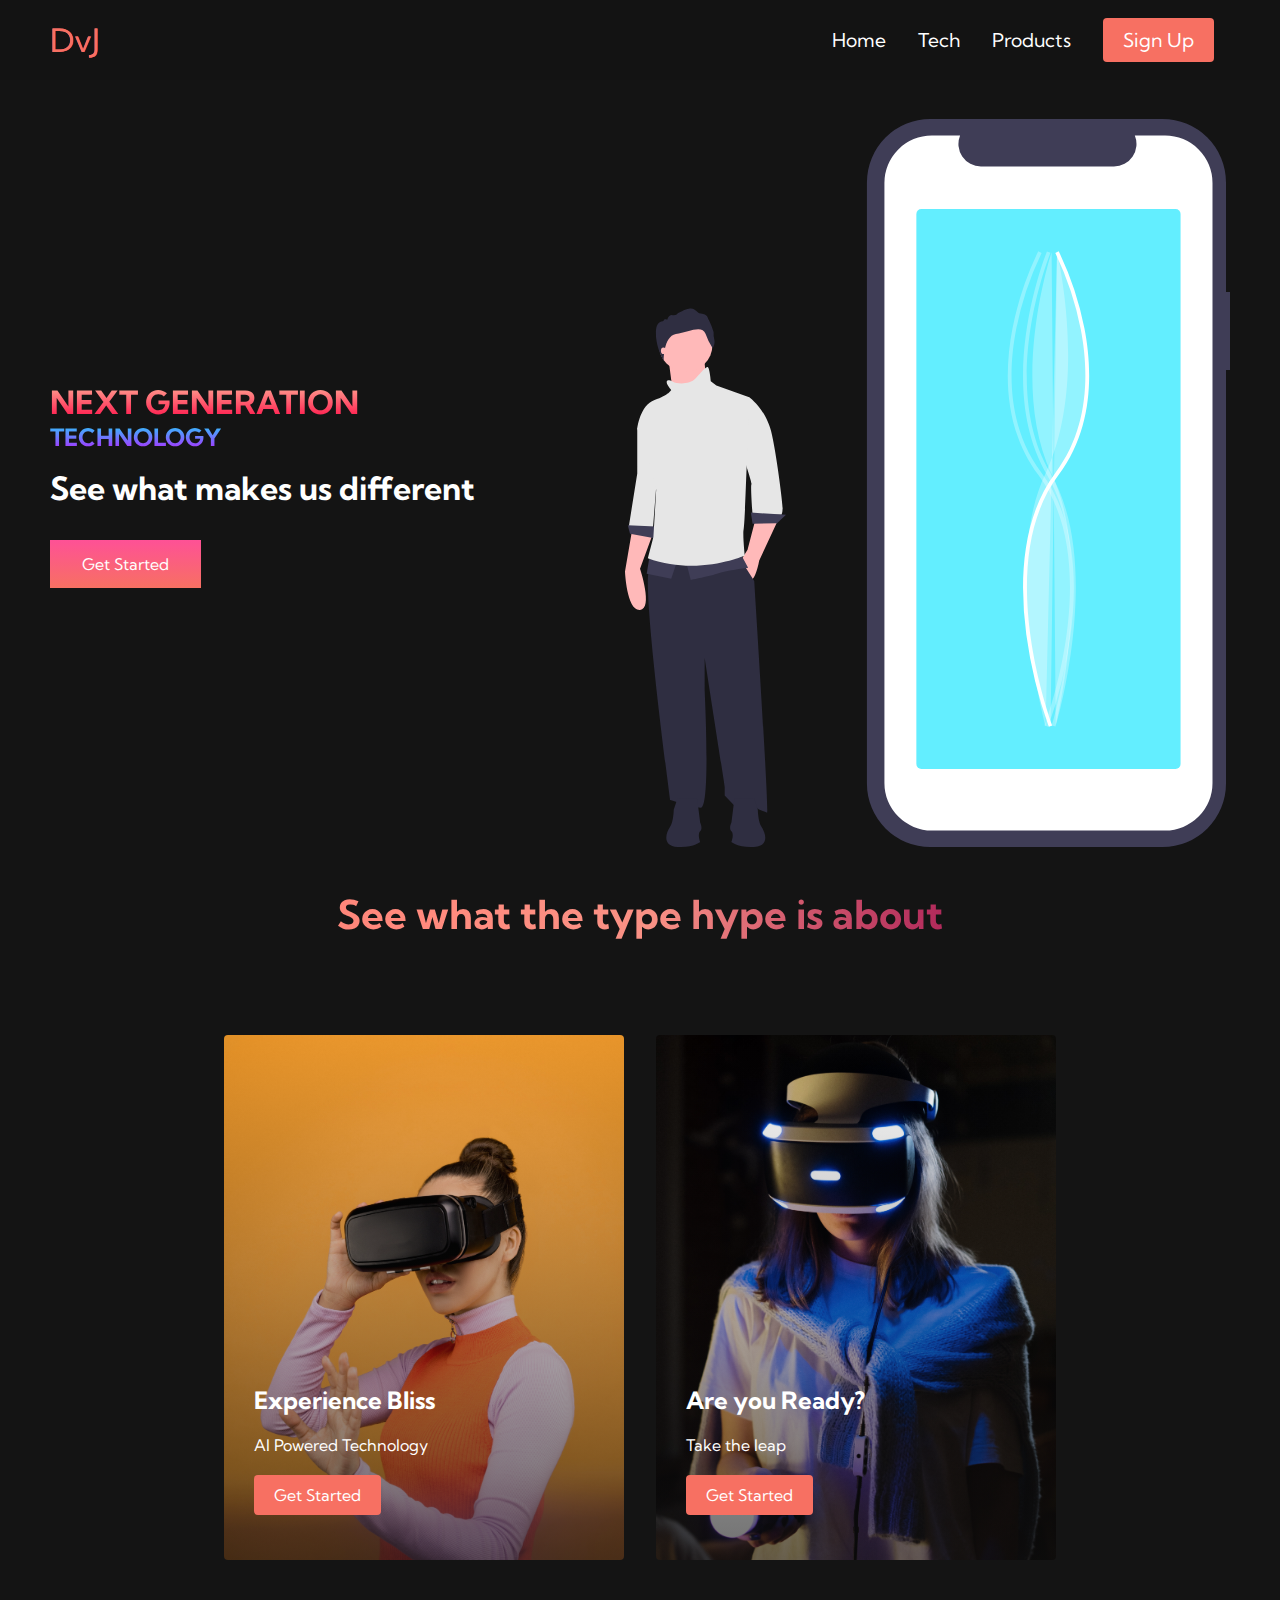
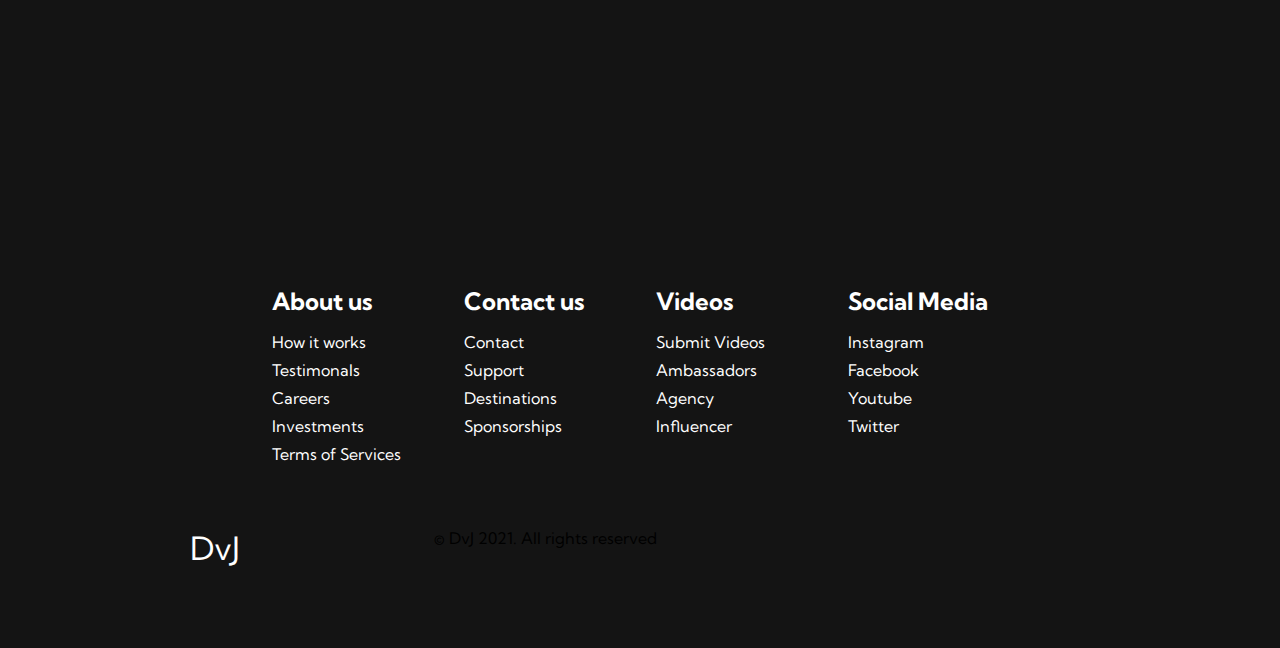
<file: My Project/HTML-CSS-WEBSITE-V1-YT/index.html>
<!DOCTYPE html>
<html lang="en">
<head>
    <meta charset="UTF-8">   
    <meta name="viewport" content="width=device-width, initial-scale=1.0">
    <title>DvJ Website</title>
    <link rel="stylesheet" href="styles.css">
    <link rel="stylesheet" href="https://use.fontawesome.com/releases/v5.15.3/css/all.css" integrity="sha384-SZXxX4whJ79/gErwcOYf+zWLeJdY/qpuqC4cAa9rOGUstPomtqpuNWT9wdPEn2fk" crossorigin="anonymous">
    <link rel="preconnect" href="https://fonts.gstatic.com"> 
    <link rel="preconnect" href="https://fonts.gstatic.com">
    <link href="https://fonts.googleapis.com/css2?family=Kumbh+Sans:wght@700&display=swap" rel="stylesheet">
</head>
<body>
    <!-- Navbar Section -->
    <nav class="navbar">
        <div class="navbar__container">
            <a href="/HTML-CSS-WEBSITE-V1-YT/" id="navbar__logo"><i class="fas fa-rocket"></i> DvJ </a>
          <div class="navbar__toggle" id="mobile-menu">
              <span class="bar"></span>
              <span class="bar"></span>
              <span class="bar"></span>
          </div>
          <ul class="navbar__menu">
              <li class="navbar__item">
                  <a href="/HTML-CSS-WEBSITE-V1-YT/" class="navbar__links"> Home </a>
              </li>
              <ul class="navbar__item">
                  <a href="tech.html" class="navbar__links"> Tech </a>
              </ul>
              <ul class="navbar__item">
                  <a href="product.html" class="navbar__links"> Products </a>
              </ul>
              <ul class="navbar__btn">
                  <a href="/SIGN-UP/signup.html" class="button"> Sign Up</a>
              </ul>
          </ul>
        </div>  
    </nav>

    <!-- Hero Setion -->
<div class="main">
    <div class="main__container">
        <div class="main__content">
            <h1>NEXT GENERATION</h1>
            <h2>TECHNOLOGY</h2>
            <p>See what makes us different</p>
            <button class="main__btn"><a href="/">Get Started</a></button>
        </div>
        <div class="main__img--container">
            <img src="images/pic1.svg" alt="pic" id="main__img">
        </div>
    </div>
</div>

    <!-- Services Section-->
    <div class="services">
        <h1>See what the type hype is about</h1>
        <div class="services__container">
            <div class="services__card">
                <h2>Experience Bliss</h2>
                <p>AI Powered Technology</p>
                <button>Get Started</button>
            </div>
            <div class="services__card">
                <h2>Are you Ready?</h2>
                <p>Take the leap</p>
                <button>Get Started</button>
            </div>
        </div>
    </div>

    <!-- Footer Section -->
    <div class="footer__container">
        <div class="footer__links">
            <div class="footer__link--wrapper">
                <div class="footer__link--items">
                    <h2>About us</h2>
                    <a href="/">How it works</a>                                     
                    <a href="/">Testimonals</a>                                     
                    <a href="/">Careers</a>                                     
                    <a href="/">Investments</a>                                     
                    <a href="/">Terms of Services</a>                                     
                </div>
                <div class="footer__link--items">
                    <h2>Contact us</h2>
                    <a href="/">Contact</a>                                                                         
                    <a href="/">Support</a>                                     
                    <a href="/">Destinations</a>                                     
                    <a href="/">Sponsorships</a>                                     
                </div>
                <div class="footer__link--items">
                    <h2>Videos</h2>
                    <a href="/">Submit Videos</a>                                     
                    <a href="/">Ambassadors</a>                                     
                    <a href="/">Agency</a>                                     
                    <a href="/">Influencer</a>                                                                      
                </div>
                <div class="footer__link--items">
                    <h2>Social Media</h2>
                    <a href="/">Instagram</a>                                     
                    <a href="/">Facebook</a>                                     
                    <a href="/">Youtube</a>                                     
                    <a href="/">Twitter</a>                                                                         
                </div>
            </div>
        </div>
        <div class="social__media">
            <div class="social__media--wrap">
                <div class="footer__logo">
                    <a href="/" id="footer__logo"><i class="fas fa-rocket"></i>DvJ</a>
                </div>
                <p class="website__right">© DvJ 2021. All rights reserved</p>
                <div class="social__icons">
                    <a href="/" class="social__icons--link" target="_blank">
                    <i class="fab fa-facebook"></i>
                    </a>
                    <a href="/" class="social__icons--link" target="_blank">
                        <i class="fab fa-instagram"></i>
                    </a>
                    <a href="/" class="social__icons--link" target="_blank">
                        <i class="fab fa-youtube"></i>
                    </a>
                    <a href="/" class="social__icons--link" target="_blank">
                        <i class="fab fa-twitter"></i>
                    </a>
                </div>
            </div>
        </div>
    </div>

    <script src="app.js"></script>
  </body>
</html>
</file>
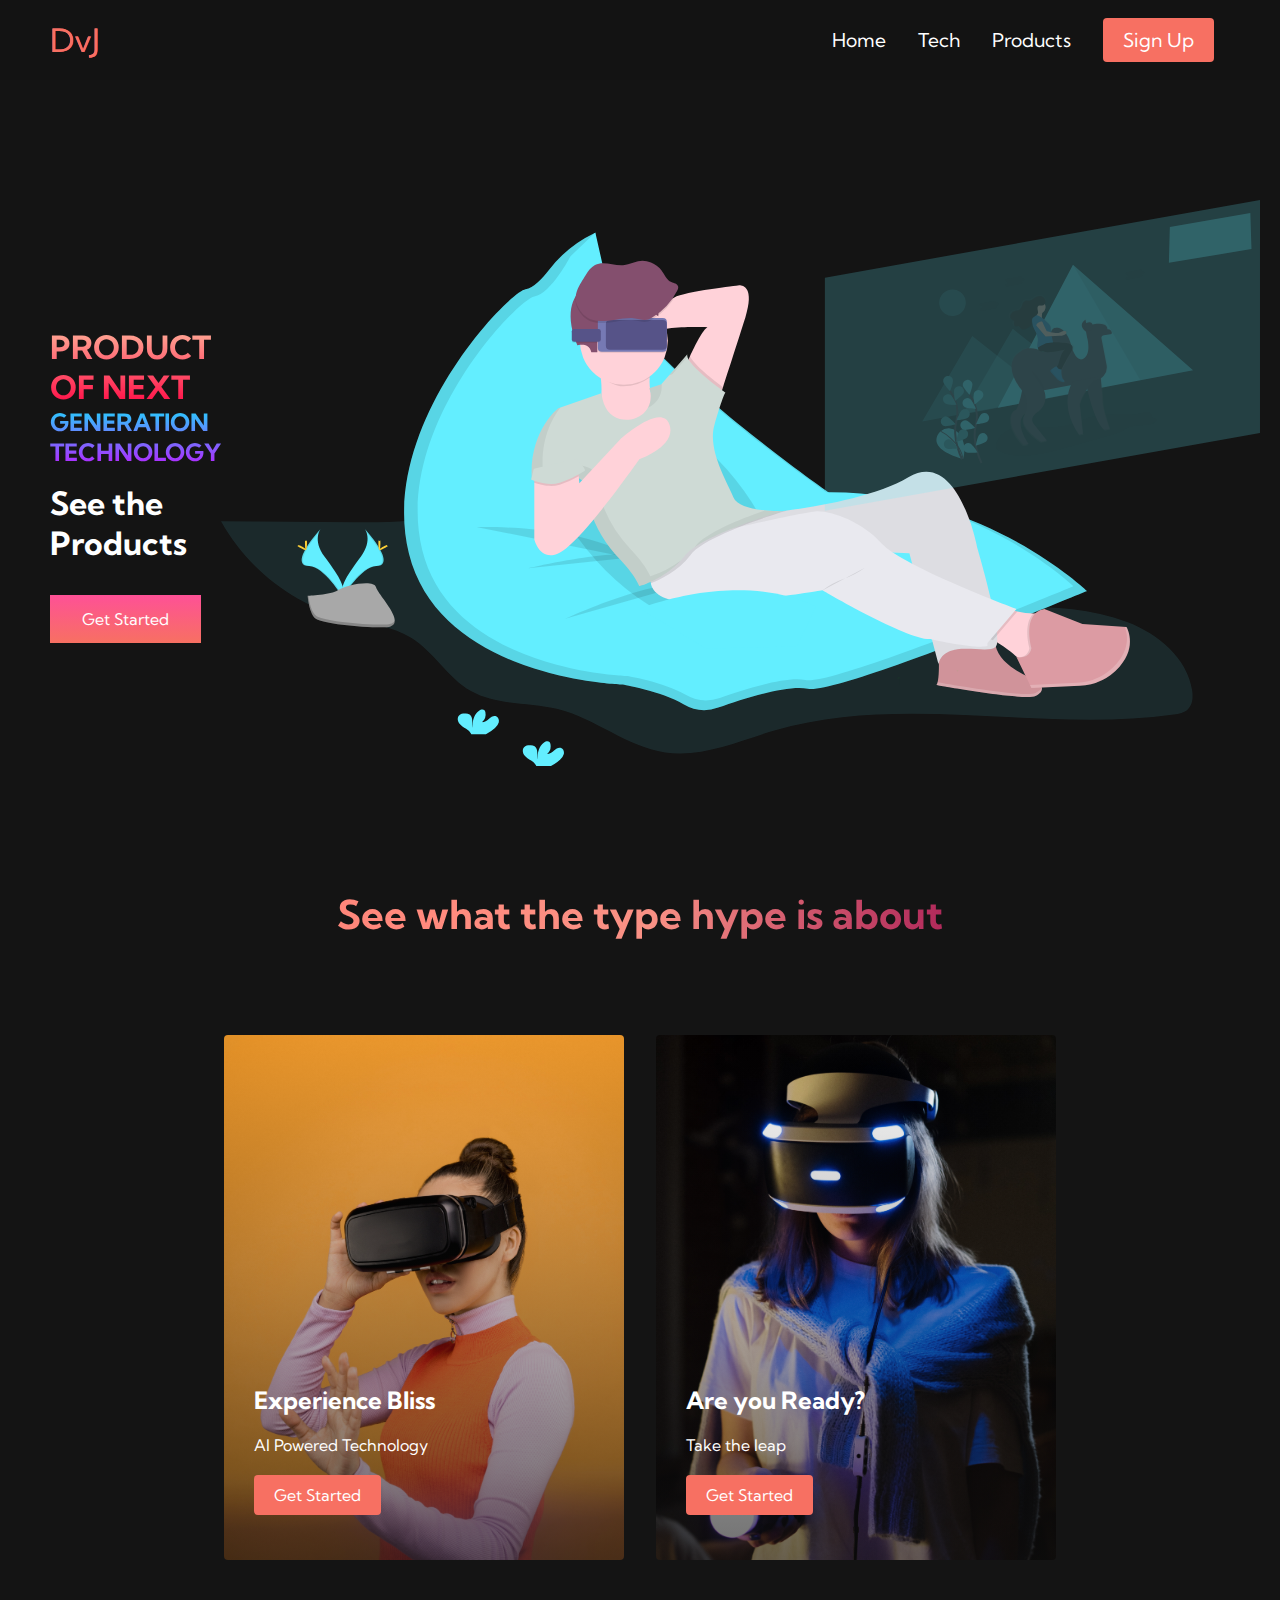
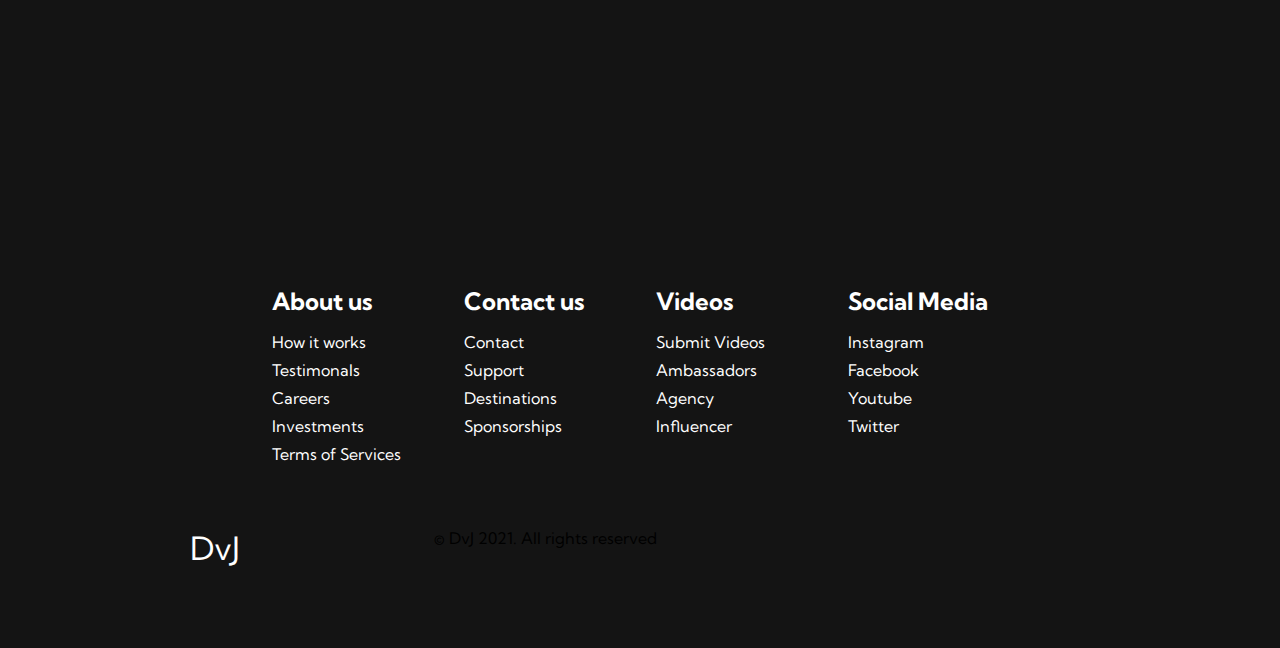
<file: My Project/HTML-CSS-WEBSITE-V1-YT/product.html>
<!DOCTYPE html>
<html lang="en">
<head>
    <meta charset="UTF-8">   
    <meta name="viewport" content="width=device-width, initial-scale=1.0">
    <title>DvJ Website</title>
    <link rel="stylesheet" href="styles.css">
    <link rel="stylesheet" href="https://use.fontawesome.com/releases/v5.15.3/css/all.css" integrity="sha384-SZXxX4whJ79/gErwcOYf+zWLeJdY/qpuqC4cAa9rOGUstPomtqpuNWT9wdPEn2fk" crossorigin="anonymous">
    <link rel="preconnect" href="https://fonts.gstatic.com"> 
    <link rel="preconnect" href="https://fonts.gstatic.com">
    <link href="https://fonts.googleapis.com/css2?family=Kumbh+Sans:wght@700&display=swap" rel="stylesheet">
</head>
<body>
    <!-- Navbar Section -->
    <nav class="navbar">
        <div class="navbar__container">
            <a href="/HTML-CSS-WEBSITE-V1-YT/" id="navbar__logo"><i class="fas fa-rocket"></i>DvJ </a>
          <div class="navbar__toggle" id="mobile-menu">
              <span class="bar"></span>
              <span class="bar"></span>
              <span class="bar"></span>
          </div>
          <ul class="navbar__menu">
              <li class="navbar__item">
                  <a href="/HTML-CSS-WEBSITE-V1-YT/" class="navbar__links"> Home </a>
              </li>
              <ul class="navbar__item">
                  <a href="tech.html" class="navbar__links"> Tech </a>
              </ul>
              <ul class="navbar__item">
                  <a href="product.html" class="navbar__links"> Products </a>
              </ul>
              <ul class="navbar__btn">
                  <a href="/SIGN-UP/signup.html" class="button"> Sign Up</a>
              </ul>
          </ul>
        </div>  
    </nav>

    <!-- Hero Setion -->
<div class="main">
    <div class="main__container">
        <div class="main__content">
            <h1>PRODUCT OF NEXT</h1>
            <h2>GENERATION TECHNOLOGY</h2>
            <p>See the Products</p>
            <button class="main__btn"><a href="/">Get Started</a></button>
        </div>
        <div class="main__img--container">
            <img src="images/pic5.svg" alt="pic" id="main__img">
        </div>
    </div>
</div>

    <!-- Services Section-->
    <div class="services">
        <h1>See what the type hype is about</h1>
        <div class="services__container">
            <div class="services__card">
                <h2>Experience Bliss</h2>
                <p>AI Powered Technology</p>
                <button>Get Started</button>
            </div>
            <div class="services__card">
                <h2>Are you Ready?</h2>
                <p>Take the leap</p>
                <button>Get Started</button>
            </div>
        </div>
    </div>

    <!-- Footer Section -->
    <div class="footer__container">
        <div class="footer__links">
            <div class="footer__link--wrapper">
                <div class="footer__link--items">
                    <h2>About us</h2>
                    <a href="/">How it works</a>                                     
                    <a href="/">Testimonals</a>                                     
                    <a href="/">Careers</a>                                     
                    <a href="/">Investments</a>                                     
                    <a href="/">Terms of Services</a>                                     
                </div>
                <div class="footer__link--items">
                    <h2>Contact us</h2>
                    <a href="/">Contact</a>                                                                         
                    <a href="/">Support</a>                                     
                    <a href="/">Destinations</a>                                     
                    <a href="/">Sponsorships</a>                                     
                </div>
                <div class="footer__link--items">
                    <h2>Videos</h2>
                    <a href="/">Submit Videos</a>                                     
                    <a href="/">Ambassadors</a>                                     
                    <a href="/">Agency</a>                                     
                    <a href="/">Influencer</a>                                                                      
                </div>
                <div class="footer__link--items">
                    <h2>Social Media</h2>
                    <a href="/">Instagram</a>                                     
                    <a href="/">Facebook</a>                                     
                    <a href="/">Youtube</a>                                     
                    <a href="/">Twitter</a>                                                                         
                </div>
            </div>
        </div>
        <div class="social__media">
            <div class="social__media--wrap">
                <div class="footer__logo">
                    <a href="/" id="footer__logo"><i class="fas fa-rocket"></i>DvJ</a>
                </div>
                <p class="website__right">© DvJ 2021. All rights reserved</p>
                <div class="social__icons">
                    <a href="/" class="social__icons--link" target="_blank">
                    <i class="fab fa-facebook"></i>
                    </a>
                    <a href="/" class="social__icons--link" target="_blank">
                        <i class="fab fa-instagram"></i>
                    </a>
                    <a href="/" class="social__icons--link" target="_blank">
                        <i class="fab fa-youtube"></i>
                    </a>
                    <a href="/" class="social__icons--link" target="_blank">
                        <i class="fab fa-twitter"></i>
                    </a>
                </div>
            </div>
        </div>
    </div>

    <script src="app.js"></script>
  </body>
</html>
</file>
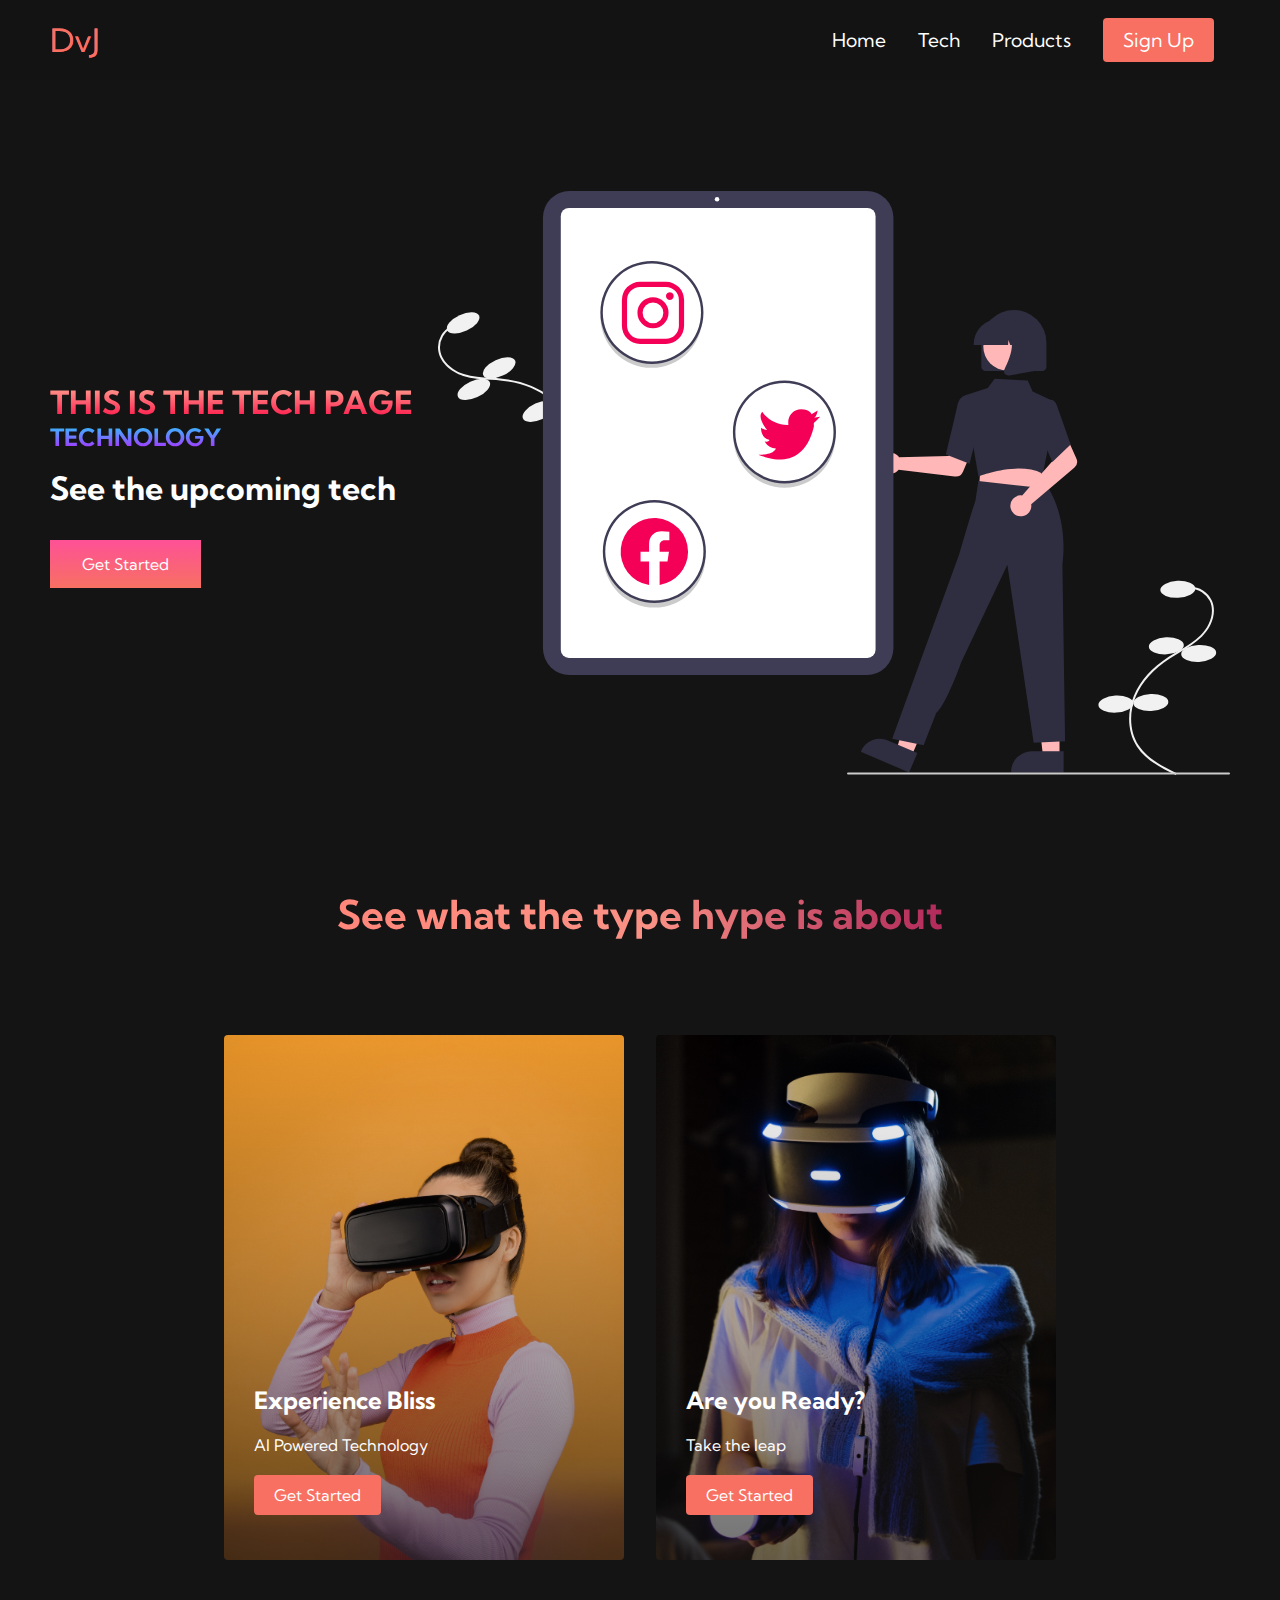
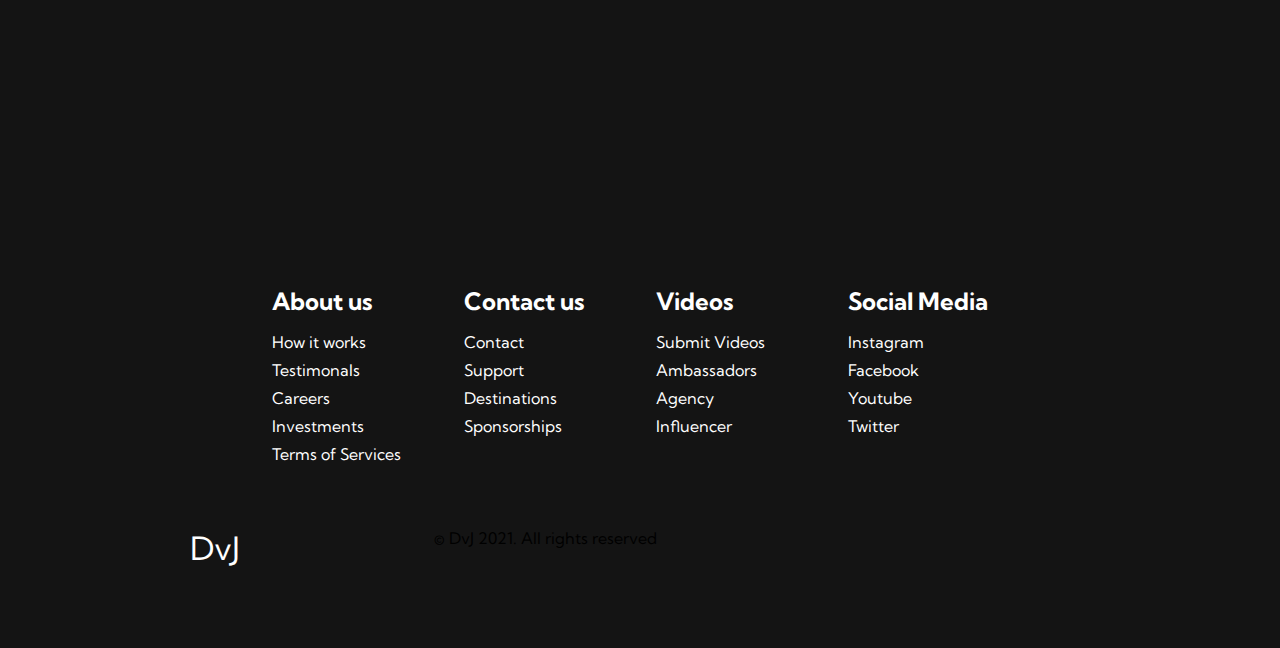
<file: My Project/HTML-CSS-WEBSITE-V1-YT/tech.html>
<!DOCTYPE html>
<html lang="en">
<head>
    <meta charset="UTF-8">   
    <meta name="viewport" content="width=device-width, initial-scale=1.0">
    <title>DvJ Website</title>
    <link rel="stylesheet" href="styles.css">
    <link rel="stylesheet" href="https://use.fontawesome.com/releases/v5.15.3/css/all.css" integrity="sha384-SZXxX4whJ79/gErwcOYf+zWLeJdY/qpuqC4cAa9rOGUstPomtqpuNWT9wdPEn2fk" crossorigin="anonymous">
    <link rel="preconnect" href="https://fonts.gstatic.com"> 
    <link rel="preconnect" href="https://fonts.gstatic.com">
    <link href="https://fonts.googleapis.com/css2?family=Kumbh+Sans:wght@700&display=swap" rel="stylesheet">
</head>
<body>
    <!-- Navbar Section -->
    <nav class="navbar">
        <div class="navbar__container">
            <a href="/HTML-CSS-WEBSITE-V1-YT/" id="navbar__logo"><i class="fas fa-rocket"></i>DvJ </a>
          <div class="navbar__toggle" id="mobile-menu">
              <span class="bar"></span>
              <span class="bar"></span>
              <span class="bar"></span>
          </div>
          <ul class="navbar__menu">
              <li class="navbar__item">
                  <a href="/HTML-CSS-WEBSITE-V1-YT/" class="navbar__links"> Home </a>
              </li>
              <ul class="navbar__item">
                  <a href="tech.html" class="navbar__links"> Tech </a>
              </ul>
              <ul class="navbar__item">
                  <a href="product.html" class="navbar__links"> Products </a>
              </ul>
              <ul class="navbar__btn">
                  <a href="/SIGN-UP/signup.html" class="button"> Sign Up</a>
              </ul>
          </ul>
        </div>  
    </nav>

    <!-- Hero Setion -->
<div class="main">
    <div class="main__container">
        <div class="main__content">
            <h1>THIS IS THE TECH PAGE</h1>
            <h2>TECHNOLOGY</h2>
            <p>See the upcoming tech</p>
            <button class="main__btn"><a href="/">Get Started</a></button>
        </div>
        <div class="main__img--container">
            <img src="images/pic2.svg" alt="pic" id="main__img">
        </div>
    </div>
</div>

    <!-- Services Section-->
    <div class="services">
        <h1>See what the type hype is about</h1>
        <div class="services__container">
            <div class="services__card">
                <h2>Experience Bliss</h2>
                <p>AI Powered Technology</p>
                <button>Get Started</button>
            </div>
            <div class="services__card">
                <h2>Are you Ready?</h2>
                <p>Take the leap</p>
                <button>Get Started</button>
            </div>
        </div>
    </div>

    <!-- Footer Section -->
    <div class="footer__container">
        <div class="footer__links">
            <div class="footer__link--wrapper">
                <div class="footer__link--items">
                    <h2>About us</h2>
                    <a href="/">How it works</a>                                     
                    <a href="/">Testimonals</a>                                     
                    <a href="/">Careers</a>                                     
                    <a href="/">Investments</a>                                     
                    <a href="/">Terms of Services</a>                                     
                </div>
                <div class="footer__link--items">
                    <h2>Contact us</h2>
                    <a href="/">Contact</a>                                                                         
                    <a href="/">Support</a>                                     
                    <a href="/">Destinations</a>                                     
                    <a href="/">Sponsorships</a>                                     
                </div>
                <div class="footer__link--items">
                    <h2>Videos</h2>
                    <a href="/">Submit Videos</a>                                     
                    <a href="/">Ambassadors</a>                                     
                    <a href="/">Agency</a>                                     
                    <a href="/">Influencer</a>                                                                      
                </div>
                <div class="footer__link--items">
                    <h2>Social Media</h2>
                    <a href="/">Instagram</a>                                     
                    <a href="/">Facebook</a>                                     
                    <a href="/">Youtube</a>                                     
                    <a href="/">Twitter</a>                                                                         
                </div>
            </div>
        </div>
        <div class="social__media">
            <div class="social__media--wrap">
                <div class="footer__logo">
                    <a href="/" id="footer__logo"><i class="fas fa-rocket"></i>DvJ</a>
                </div>
                <p class="website__right">© DvJ 2021. All rights reserved</p>
                <div class="social__icons">
                    <a href="/" class="social__icons--link" target="_blank">
                    <i class="fab fa-facebook"></i>
                    </a>
                    <a href="/" class="social__icons--link" target="_blank">
                        <i class="fab fa-instagram"></i>
                    </a>
                    <a href="/" class="social__icons--link" target="_blank">
                        <i class="fab fa-youtube"></i>
                    </a>
                    <a href="/" class="social__icons--link" target="_blank">
                        <i class="fab fa-twitter"></i>
                    </a>
                </div>
            </div>
        </div>
    </div>

    <script src="app.js"></script>
  </body>
</html>
</file>
<file: My Project/HTML-CSS-WEBSITE-V1-YT/styles.css>
* {
    box-sizing: border-box;
    margin: 0;
    padding: 0;
    font-family: 'Kumbh Sans',sans-serif;
}

.navbar { 
   background: #131313; 
   height: 80px;
   display: flex;
   justify-content: center; 
   align-items: center;
   font-size: 1.2rem;
   position: sticky;
   top: 0;
   z-index: 999;
}

.navbar__container {
    display: flex;
    justify-content: space-between;
    height: 80px;
    z-index: 1;
    width: 100%;
    max-width: 1300px;
    margin: 0 auto;
    padding: 0 50px;
}

#navbar__logo {
    background-color: #ff8177;
    background-image: linear-gradient(to top, #ff0844 , #ffb199 100%);
    background-size: 100%;
    -webkit-background-clip: text;
    -moz-background-clip: text;
    -webkit-text-fill-color: #f77062;
    -moz-text-fill-color: transparent;
    display: flex;
    align-items: center;
    cursor: pointer;
    text-decoration: none;
    font-size: 2rem;
}

.fa-gem {
    margin-right: 0.5rem;
}

.navbar__menu {
    display: flex;
    align-items: center;
    list-style: none;
    text-align: center;

}

.navbar__item {
    height: 80px;   
}

.navbar__links {
    color: #fff;
    display: flex;
    align-items: center;
    justify-content: center;
    text-decoration: none;
    padding: 0 1rem;
    height: 100%;
}

.navbar__btn {
    display: flex;
    justify-content: center;
    align-items: center;
    padding: 0 1rem;
    width: 100%;
}

.button {
    display: flex;
    justify-content: center;
    align-items: center;
    text-decoration: none;
    padding: 10px 20px;
    height: 100%;
    width: 100%;
    border: none;
    outline: none;
    border-radius: 4px;
    background: #F77062;
    color: #fff;
}

.button:hover {
    background: #4837ff;
    transition: all 0.3s ease;
}

.navbar__links:hover {
    color: #F77062;
    transition: all 0.3s ease;
}

@media screen and (max-width: 960px) {
    .navbar__container{
        display: flex;
        justify-content: space-between;
        height: 80px;
        z-index: 1;
        width: 100%;
        max-width: 1300px;
        padding: 0;
    }

    .navbar__menu{
        display: grid;
        grid-template-columns: auto;
        margin: 0;
        width: 100%;
        position: absolute;       
        transition: all 0.5s ease;
        top: -1000px;
        opacity: 0;
        height: 50vh;
        z-index: -1;
        background: #131313;
    }

    .navbar__menu.active{
        background: #131313;
        top: 100%;
        opacity: 1;
        transition: all 0.5s ease;
        z-index: 99;
        height: 50vh;
        font-size: 1.6rem;
    }

    #navbar__logo {
        padding-left: 25px;
    }

    .navbar__toggle .bar {
        width: 25px;
        height: 3px;
        margin: 5px auto;
        transition: all 0.3s ease-in-out;
        background: rgb(255, 255, 255);
    }
    
    .navbar__item {
        width: 100%;
    }

    .navbar__links {
        text-align: center;
        padding: 2rem;
        width: 100%;
        display: table;
    }

    #mobile-menu {
        position: absolute;
        top: 20%;
        right: 5%;
        transform: translate(5%, 20%);
    }

    .navbar__btn {
        padding: 2rem;
    }

    .button {
        display: flex;
        justify-content: center;
        align-items: center;
        width: 80%;
        height: 80px;
        margin: 0;
    }

    .navbar__toggle .bar {
        display: block;
        cursor: pointer;
    }

    #mobile-menu.is-active .bar:nth-child(2) {
        opacity: 0;
    }

    #mobile-menu.is-active .bar:nth-child(1) {
        transform: translateY(8px) rotate(45deg);
    }

    #mobile-menu.is-active .bar:nth-child(3) {
        transform: translateY(-8px) rotate(-45deg);
    }
}


/* Hero Section CSS */
.main{
    background-color: #141414;
}

.main__container {
    display: grid;
    grid-template-columns: 1fr 1fr;
    align-items: center;
    justify-self: center;
    margin: 0 auto;
    height: 90vh;
    background-color: #141414;
    z-index: 1;
    width: 100%;
    max-width: 1300px;
    padding: 0 50px;
}

.main__content h1 {
    font-size: 4ren;
    background-color: #ff8177;
    background-image: linear-gradient(to top, #ff0844 0%, #ffb199 100%);
    background-size: 100%;
    -webkit-background-clip: text;
    -moz-background-clip: text;
    -webkit-text-fill-color: transparent;
    -moz-text-fill-color: transparent;
}

.main__content h2 {
    font-size: 4ren;
    background-color: #ff8177;
    background-image: linear-gradient(to top, #b721ff 0%, #21d4fd 100%);
    background-size: 100%;
    -webkit-background-clip: text;
    -moz-background-clip: text;
    -webkit-text-fill-color: transparent;
    -moz-text-fill-color: transparent;
}

.main__content p {
    margin-top: 1rem;
    font-size: 2rem;
    font-weight: 700;
    color: #fff;
}


.main__btn {
    font-size: 1rem;
    background-image: linear-gradient(to top, #f77062 0%, #fe5196);
    padding: 14px 32px;
    border: none;
    color: #fff;
    margin-top: 2rem;
    cursor: pointer;
    position: relative;
    transition: all 0.35s;
    outline: none;
}

.main__btn a {
    position: relative;
    z-index: 2;
    color: #fff;
    text-decoration: none;
}

.main__btn:after {
    position: absolute;
    content: '';
    top: 0;
    left: 0;
    width: 0;
    height: 100%;
    background: #4837ff;
    transition: all 0.35s;
    border-radius: 4px;
}

.main__btn:hover {
    color: #fff;
}

.main__btn:hover:after {
    width: 100%;
}

.main__img--container {
    text-align: center;
}

.main__img {
    height: 80%;
    width: 80%;
}

/* Mobile Responsive */
@media screen and (max-width: 768px) {
    .main__container {
        display: grid;
        grid-template-columns: auto;
        align-items: center;
        justify-self: center;
        width: 100%;
        margin: 0 auto;
        height: 90vh;
    }

    .main__content {
        text-align: center;
        margin-bottom: 4rem;
    }

    .main__content h1 {
        font-size: 2.5rem;
        margin-top: 2rem;
    }

    .main__content h2 {
        font-size: 3rem;
    }

    .main__content p { 
        margin-top: 1rem;
        font-size: 1.5rem;
    }
}

@media screen and (max-width: 400px) {
    .main__content h1 {
        font-size: 2rem;
        margin-top: 3rem;
    }

    .main__content h2 {
        font-size: 2rem;
    }

    .main__content p {
        margin-top: 2rem;
        font-size: 2rem;
    }

    .main__btn {
        padding: 12px 36px;
        margin: 2.5rem 0;
    }
}

/* Services Section CSS */
.services {
    background: #141414;
    display: flex;
    flex-direction: column;
    align-items: center;
    height: 100vh;
}  

.services h1 {
    background-color: #ff8177;
    background-image: linear-gradient(to right, #ff8177 0%, #ff867a 0%, #ff8c7f 21%, #f99185 52%, #cf556c 78%, #b12a5b);
    background-size: 100%;
    margin-bottom: 5rem;
    font-size: 2.5rem;
    -webkit-background-clip: text;
    -moz-background-clip: text;
    -webkit-text-fill-color: transparent;
    -moz-text-fill-color: transparent;
}

.services__container {
    display: flex;
    justify-content: center;
    flex-wrap: wrap;
}

.services__card {
    margin: 1rem;
    height: 525px;
    width: 400px;
    border-radius: 4px;
    background-image: linear-gradient(to bottom, rgba(0,0,0,0) 0%, rgba(17,17,17,0.6) 100%), url('images/pic3.jpg');
    background-size: cover;
    position: relative;
    color: #fff;
}

.services__card:nth-child(2) {
    background-image: linear-gradient(to bottom, rgba(0,0,0,0) 0%, rgba(17,17,17,0.6) 100%), url('images/pic4.jpg') 
}

.services h2 {
    position: absolute;
    top: 350px;
    left: 30px;
}

.services__card p {
    position: absolute;
    top: 400px;
    left: 30px;
}

.services__card button {
    color: #fff;
    padding: 10px 20px;
    border: none;
    outline: none;
    border-radius: 4px;
    background: #f77062;
    position: absolute;
    top: 440px;
    left: 30px;
    font-size: 1rem;
}

.services__card:hover {
    transform: scale(1.075);
    transition: 0.2s ease-in;
    cursor: pointer;
}

@media screen and (max-width: 960px) {
    .services {
        height: 1600px;
    }

    .services h1 {
        font-size: 2rem;
        margin-top: 12rem;
    }
}

@media screen and (max-width: 480px) {
    .services {
        height: 1400px;
    }
    
    .services h1 {
        font-size: 1.2rem;
    }

    .services__card {
        width: 300px;
    }
}

/* Footer CSS */
.footer__container {
    background-color: #141414;
    padding: 5rem;
    display: flex;
    flex-direction: column;
    justify-content: center;
    align-items: center;
}

#footer__logo {
    color: #fff;
    display: flex;
    align-items: center;
    cursor: pointer;
    text-decoration: none;
    font-size: 2rem;
}

.footer__links {
    width: 100%;
    max-width: 1000px;
    display: flex;
    justify-content: center;
}

.footer__link--wrapper {
    display: flex;
}

.footer__link--items {
    display: flex;
    flex-direction: column;
    align-items: flex-start;
    margin: 16px;
    text-align: left;
    width: 160px;
    box-sizing: border-box;
}

.footer__link--items h2 {
    margin-bottom: 16px;
}

.footer__link--items > h2 {
    color: #fff;
}

.footer__link--items a {
    color: #fff;
    text-decoration: none;
    margin-bottom: 00.5rem;
}

.footer__link--items a:hover {
    color: #e9e9e9;
    transition: 0.3s ease-out;
}

/* Social Icons */
.social__icon--link {
    color: #fff;
    font-size: 24px;
}

.social__media {
    max-width: 1000px;
    width: 100%;
}

.social__media--wrap {
    display: flex;
    justify-content: space-between;
    align-items: flex-start;
    width: 90%;
    max-width: 1000px;
    margin: 40px auto 0 auto;
}

.social__icons {
    display: flex;
    justify-content: space-between;
    align-items: center;
    width: 240px;
}

.social__logo {
    color: #fff;
    justify-self: flex-start;
    margin-left: 20px;
    cursor: pointer;
    text-decoration: none;
    font-size: 2rem;
    display: flex;
    align-items: center;
    margin-bottom: 16px;
}

.website__rights {
    color: #fff;
}

@media screen and (max-width: 820px) {
    .footer__links {
        padding-top: 2rem;
    }

    #footer__logo {
        margin-bottom: 2rem;
    }

    .website__rights {
        margin-bottom: 2rem;
    }

    .footer__link--wrapper {
        flex-direction: column;
    }

    .social__media--wrap {
        flex-direction: column;
    }
}

@media screen and (max-width: 480px) {
    .footer__link--items {
        margin: 0;
        padding: 10px;
        width: 100%;
    }
}
</file>
